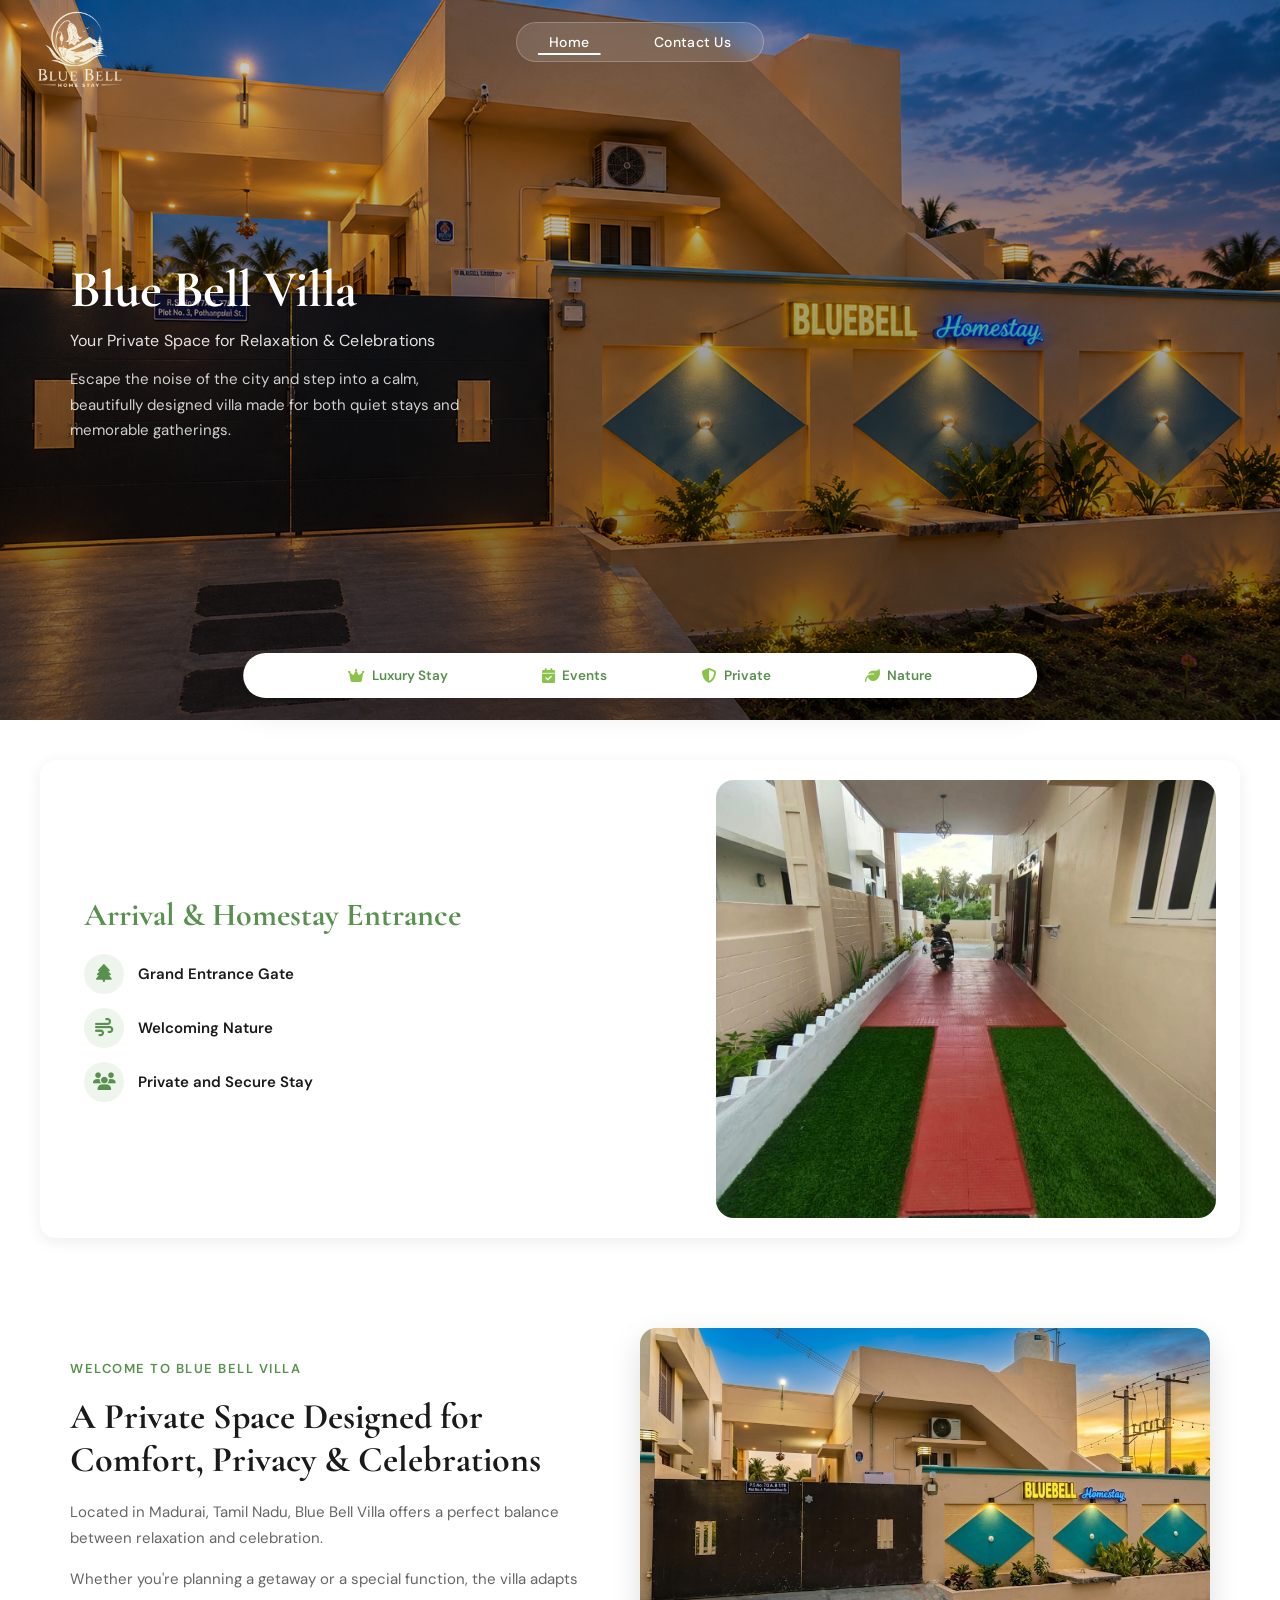
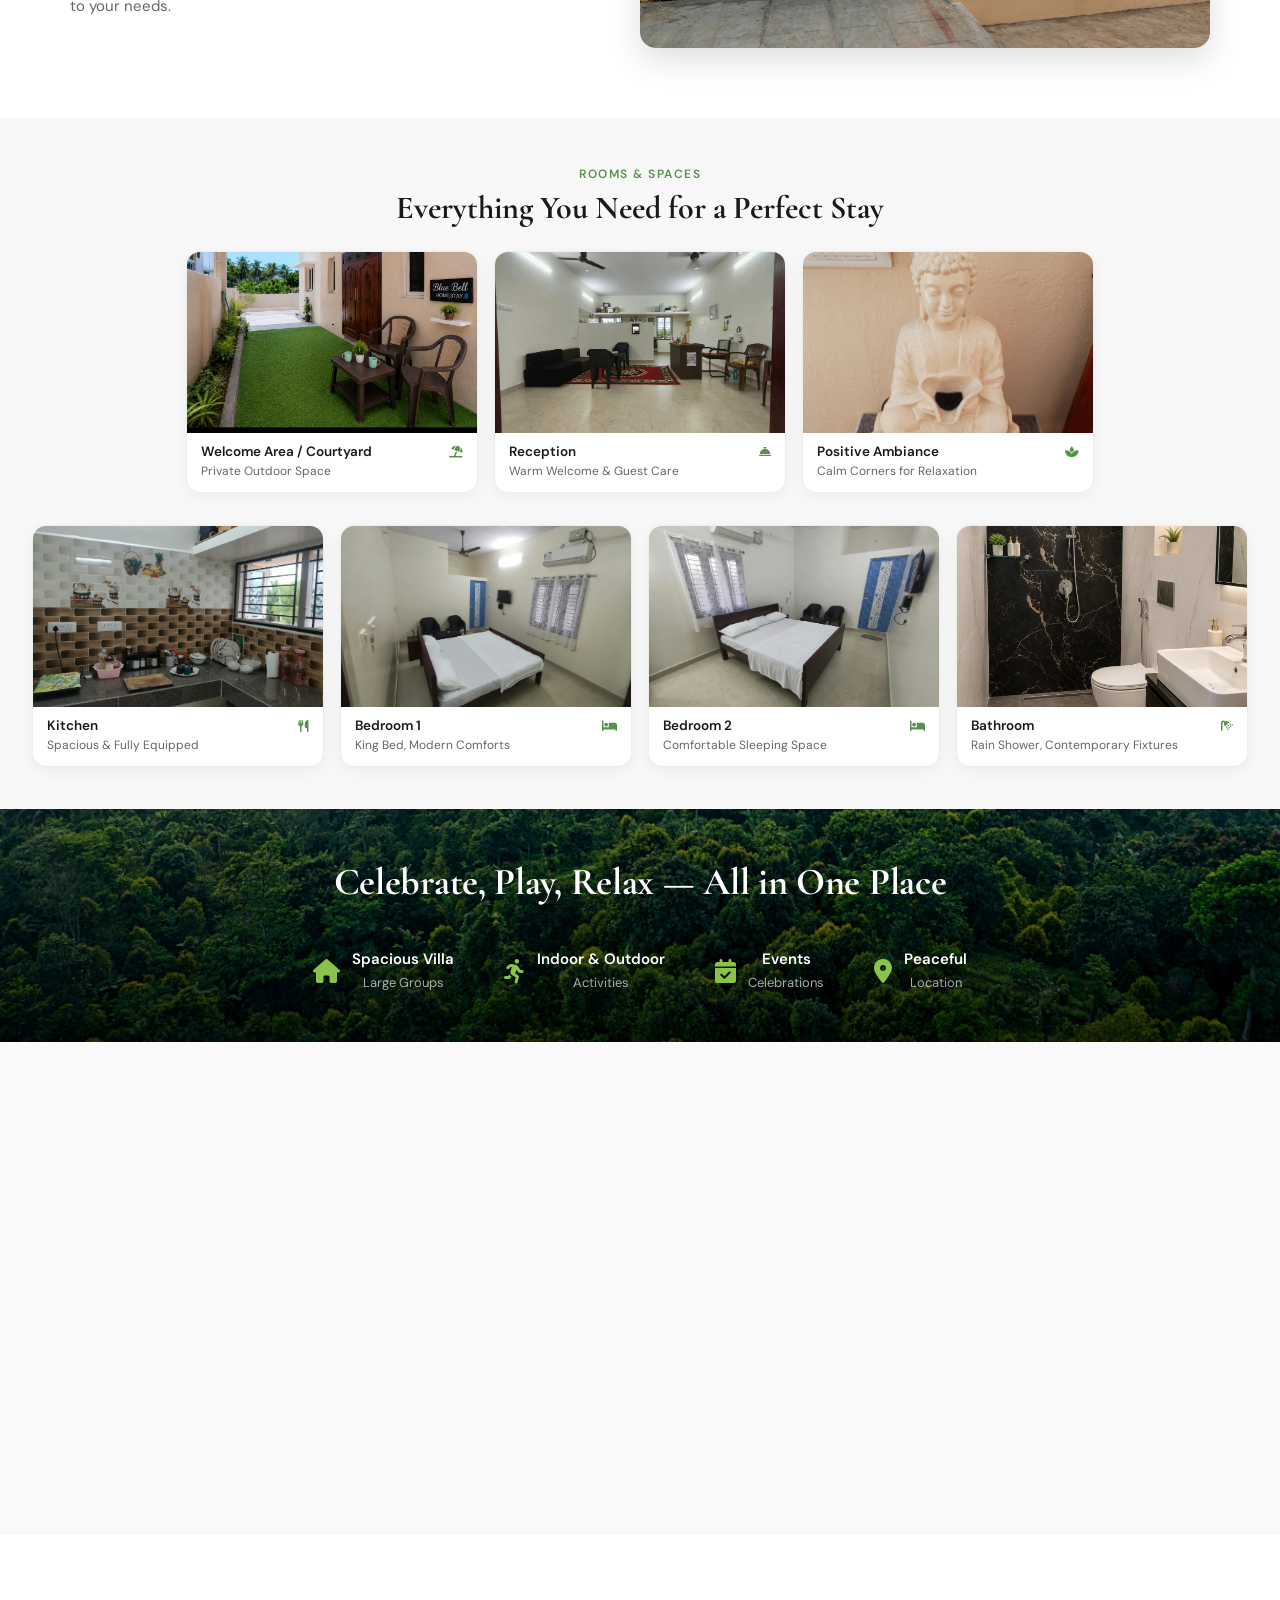
<file: index.html>
<!DOCTYPE html>
<html lang="en">

<head>
    <meta charset="UTF-8">
    <link rel="stylesheet" href="index.css">
    <link rel="stylesheet" href="https://cdnjs.cloudflare.com/ajax/libs/font-awesome/6.5.0/css/all.min.css">
    <meta name="viewport" content="width=device-width, initial-scale=1.0">
    <title>Bluebell Resort</title>
</head>

<body>

    <header class="reveal">
        <div class="logo">
            <img src="images/Logo.png" alt="Bluebell Logo">
        </div>
        <div class="navigate">
            <a href="index.html" class="active">Home</a>
            <a href="contact.html">Contact Us</a>
        </div>
    </header>

    <section class="hero">
        <div class="container">
            <div class="intro reveal">
                <h2>Blue Bell Villa</h2>
                <h4>Your Private Space for Relaxation &amp; Celebrations</h4>
                <p>Escape the noise of the city and step into a calm, beautifully designed villa made for both quiet
                    stays and memorable gatherings.</p>
            </div>
        </div>

        <div class="bottom-content reveal delay-2">
            <div class="feature"><i class="fa-solid fa-crown"></i> Luxury Stay</div>
            <div class="feature"><i class="fa-solid fa-calendar-check"></i> Events</div>
            <div class="feature"><i class="fa-solid fa-shield-halved"></i> Private</div>
            <div class="feature"><i class="fa-solid fa-leaf"></i> Nature</div>
        </div>

    </section>

    <div class="occasion-bottom">
        <div class="o-left reveal">
            <h2>Arrival & Homestay Entrance</h2>
            <div class="o-feature">
                <i class="fa-solid fa-tree"></i>
                <p>Grand Entrance Gate</p>
            </div>
            <div class="o-feature">
                <i class="fa-solid fa-wind"></i>
                <p>Welcoming Nature</p>
            </div>

            <div class="o-feature">
                <i class="fa-solid fa-users"></i>
                <p>Private and Secure Stay</p>
            </div>
        </div>

        <div class="o-center reveal delay-2">
            <img src="images/Entrance.jpg" alt="Entrance">
        </div>
    </div>

    <section class="main">
        <div class="container">
            <div class="welcome-section reveal">
                <p>Welcome to Blue Bell Villa</p>
                <h2>A Private Space Designed for Comfort, Privacy &amp; Celebrations</h2>
                <p>Located in Madurai, Tamil Nadu, Blue Bell Villa offers a perfect balance between relaxation and
                    celebration.</p>
                <p>Whether you're planning a getaway or a special function, the villa adapts to your needs.</p>
            </div>
            <img src="./images/Outdoor.jpeg" alt="resort-image" class="reveal delay-2">
        </div>
    </section>

    <section class="rooms">
        <div class="rooms-header reveal">
            <p class="sub-title">Rooms &amp; Spaces</p>
            <h2>Everything You Need for a Perfect Stay</h2>
        </div>

        <div class="rooms-grid">
            <!-- ROW 1 / CARD 1: Welcome Area / Courtyard -->
            <div class="card card-courtyard reveal delay-1">
                <div class="room-image-wrap">
                    <img src="images/Courtyard.jpg" alt="Welcome Area / Courtyard" class="room-img" loading="lazy">
                </div>
                <div class="card-info">
                    <div class="card-title-row">
                        <h4>Welcome Area / Courtyard</h4>
                        <i class="fa-solid fa-umbrella-beach"></i>
                    </div>
                    <p>Private Outdoor Space</p>
                </div>
            </div>

            <!-- ROW 1 / CARD 2: Reception -->
            <div class="card card-reception reveal delay-2">
                <div class="room-image-wrap">
                    <img src="images/Reception.jpg" alt="Reception" class="room-img" loading="lazy">
                </div>
                <div class="card-info">
                    <div class="card-title-row">
                        <h4>Reception</h4>
                        <i class="fa-solid fa-bell-concierge"></i>
                    </div>
                    <p>Warm Welcome &amp; Guest Care</p>
                </div>
            </div>

            <!-- ROW 1 / CARD 3: Positive Ambiance -->
            <div class="card card-ambiance reveal delay-3">
                <div class="room-image-wrap">
                    <img src="images/Buddha.png" alt="Positive Ambiance" class="room-img" loading="lazy">
                </div>
                <div class="card-info">
                    <div class="card-title-row">
                        <h4>Positive Ambiance</h4>
                        <i class="fa-solid fa-spa"></i>
                    </div>
                    <p>Calm Corners for Relaxation</p>
                </div>
            </div>

            <div class="rooms-row-break"></div>

            <!-- ROW 2 / CARD 4: Kitchen -->
            <div class="card card-kitchen reveal delay-4">
                <div class="room-image-wrap">
                    <img src="images/Kitchen.jpg" alt="Kitchen" class="room-img" loading="lazy">
                </div>
                <div class="card-info">
                    <div class="card-title-row">
                        <h4>Kitchen</h4>
                        <i class="fa-solid fa-utensils"></i>
                    </div>
                    <p>Spacious &amp; Fully Equipped</p>
                </div>
            </div>

            <!-- ROW 2 / CARD 5: Bedroom 1 -->
            <div class="card card-bedroom-1 reveal delay-5">
                <div class="room-image-wrap">
                    <img src="images/Bedroom.png" alt="Bedroom 1" class="room-img" loading="lazy">
                </div>
                <div class="card-info">
                    <div class="card-title-row">
                        <h4>Bedroom 1</h4>
                        <i class="fa-solid fa-bed"></i>
                    </div>
                    <p>King Bed, Modern Comforts</p>
                </div>
            </div>

            <!-- ROW 2 / CARD 6: Bedroom 2 -->
            <div class="card card-bedroom-2 reveal delay-6">
                <div class="room-image-wrap">
                    <img src="images/Second_Bedroom.png" alt="Bedroom 2" class="room-img" loading="lazy">
                </div>
                <div class="card-info">
                    <div class="card-title-row">
                        <h4>Bedroom 2</h4>
                        <i class="fa-solid fa-bed"></i>
                    </div>
                    <p>Comfortable Sleeping Space</p>
                </div>
            </div>

            <!-- ROW 2 / CARD 7: Bathroom -->
            <div class="card card-bathroom reveal delay-7">
                <div class="room-image-wrap">
                    <img src="images/Bathroom.jpg" alt="Bathroom" class="room-img" loading="lazy">
                </div>
                <div class="card-info">
                    <div class="card-title-row">
                        <h4>Bathroom</h4>
                        <i class="fa-solid fa-shower"></i>
                    </div>
                    <p>Rain Shower, Contemporary Fixtures</p>
                </div>
            </div>
        </div>
    </section>

    <section class="sm-sec">
        <div class="sm-div">
            <h1 class="reveal">Celebrate, Play, Relax — All in One Place</h1>
            <div class="feature-strip">
                <div class="feature-item reveal delay-1">
                    <i class="fa-solid fa-house"></i>
                    <div>
                        <p>Spacious Villa</p>
                        <span>Large Groups</span>
                    </div>
                </div>
                <div class="feature-item reveal delay-2">
                    <i class="fa-solid fa-person-running"></i>
                    <div>
                        <p>Indoor &amp; Outdoor</p>
                        <span>Activities</span>
                    </div>
                </div>
                <div class="feature-item reveal delay-3">
                    <i class="fa-solid fa-calendar-check"></i>
                    <div>
                        <p>Events</p>
                        <span>Celebrations</span>
                    </div>
                </div>
                <div class="feature-item reveal delay-4">
                    <i class="fa-solid fa-location-dot"></i>
                    <div>
                        <p>Peaceful</p>
                        <span>Location</span>
                    </div>
                </div>
            </div>
        </div>
    </section>


    <section class="occasion">
        <div class="occasion-header reveal">
            <h2>Perfect For Every Occasion</h2>
        </div>

        <div class="occasion-cards">
            <div class="o-card reveal delay-1">
                <img src="images/birthday parties.jpg" alt="Birthday Parties">
                <h4>Birthday Parties</h4>
                <p>Make birthdays memorable with your loved ones.</p>
            </div>
            <div class="o-card reveal delay-2">
                <img src="images/Haldi.jpg" alt="Haldi Functions">
                <h4>Haldi Functions</h4>
                <p>Celebrate traditions with joy &amp; togetherness.</p>
            </div>
            <div class="o-card reveal delay-3">
                <img src="images/60th marriage.jpg" alt="60th Marriage Celebrations">
                <h4>60th Marriage Celebrations</h4>
                <p>Cherish milestones with a grand celebration.</p>
            </div>
            <div class="o-right reveal delay-4">
                <h3>Ready to Plan Your Stay?</h3>
                <a href="contact.html" class="book-btn">Book Your Stay Now</a>
                <div class="booking-platforms">
                    <a href="https://share.google/yVWfAIEmgRFamrNwo" class="platform-link airbnb" target="_blank"
                        rel="noopener noreferrer" aria-label="Book on Airbnb">
                        <img src="images/airbnb.svg" alt="Airbnb">
                    </a>
                    <a href="https://share.google/97nglwHyEklKpooJc" class="platform-link booking" target="_blank"
                        rel="noopener noreferrer" aria-label="Book on Booking.com">
                        <img src="images/booking.svg" alt="Booking.com">
                    </a>
                </div>
            </div>
        </div>
    </section>

    <footer class="footer reveal">
        <div class="footer-container">
            <div class="footer-left">
                <img src="images/Logo.png" alt="Bluebell Logo">
            </div>
            <div class="footer-center">
                <p><i class="fa-solid fa-phone"></i> +91 91509 25699</p>
                <p><i class="fa-solid fa-envelope"></i> bluebellstay2026@gmail.com</p>
            </div>
            <div class="footer-right">
                <a href="https://maps.app.goo.gl/ifYkj6QKAnewDG5o6?g_st=aw" target="_blank" rel="noopener noreferrer">
                    <p><i class="fa-solid fa-location-dot"></i> Thuvariman, Madurai</p>
                </a>
                <div class="social-icons">
                    <a href="https://www.facebook.com/share/18QwqYPYuz/" target="_blank" rel="noopener noreferrer">
                        <i class="fa-brands fa-facebook"></i>
                    </a>
                    <a href="https://www.instagram.com/bluebell_homestay_madurai?stkn=MTZyZWpzeXJ6aXp2YQ=="
                        target="_blank" rel="noopener noreferrer">
                        <i class="fa-brands fa-instagram"></i>
                    </a>
                    <a href="https://wa.me/919150925699" target="_blank" rel="noopener noreferrer">
                        <i class="fa-brands fa-whatsapp"></i>
                    </a>
                </div>
            </div>
        </div>
    </footer>

    <script>
        const reveals = document.querySelectorAll(".reveal");
        const roomsSection = document.querySelector(".rooms");
        const roomCards = document.querySelectorAll(".rooms-grid .card");

        function revealOnScroll() {
            const trigger = window.innerHeight * 0.88;

            if (roomsSection && roomsSection.getBoundingClientRect().top < trigger) {
                roomCards.forEach(card => card.classList.add("active"));
            }

            reveals.forEach(el => {
                if (el.getBoundingClientRect().top < trigger) {
                    el.classList.add("active");
                }
            });
        }

        window.addEventListener("scroll", revealOnScroll);

        setTimeout(revealOnScroll, 80);
    </script>

</body>

</html>
</file>
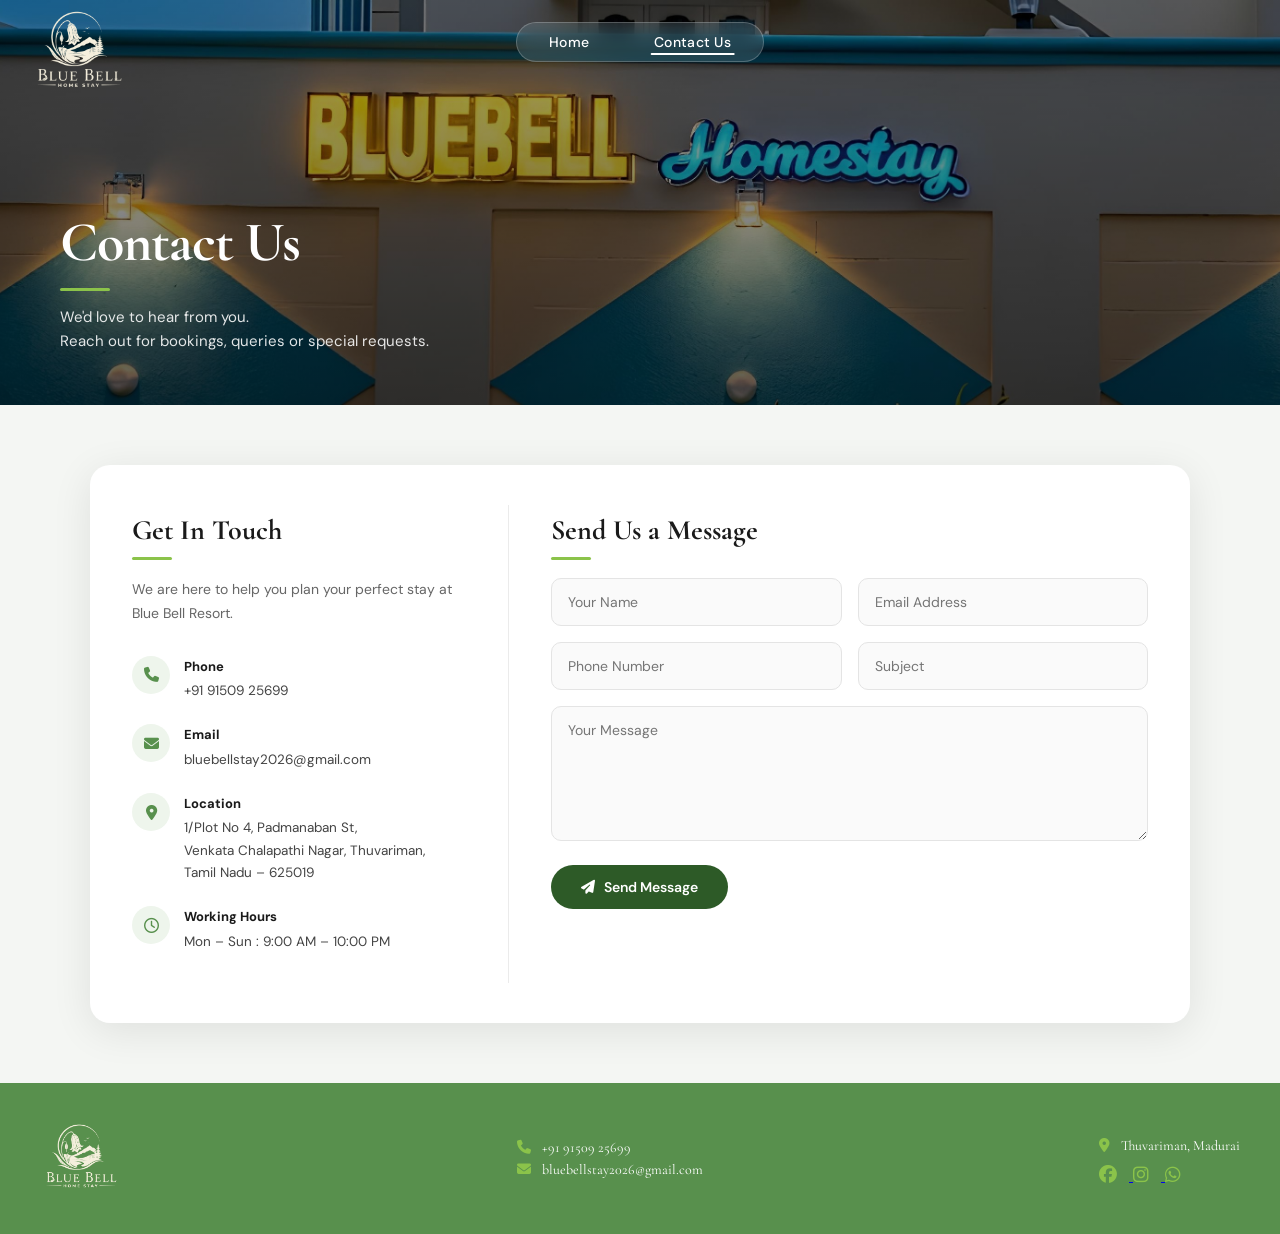
<file: contact.html>
<!DOCTYPE html>
<html lang="en">
<head>
    <meta charset="UTF-8">
    <link rel="stylesheet" href="index.css">
    <link rel="stylesheet" href="https://cdnjs.cloudflare.com/ajax/libs/font-awesome/6.5.0/css/all.min.css">
    <meta name="viewport" content="width=device-width, initial-scale=1.0">
    <title>Contact Us - Bluebell Resort</title>
</head>

<body>

<header class="reveal">
    <div class="logo">
        <img src="images/Logo.png" alt="Bluebell Logo">
    </div>
    <div class="navigate">
        <a href="index.html">Home</a>
        <a href="contact.html" class="active">Contact Us</a>
    </div>
</header>

<section class="contact-hero">
    <div class="contact-hero-content reveal">
        <h1>Contact Us</h1>
        <div class="contact-hero-line"></div>
        <p>We'd love to hear from you.</p>
        <p>Reach out for bookings, queries or special requests.</p>
    </div>
</section>

<section class="contact-body">
    <div class="contact-card reveal">

        <div class="contact-left">
            <h2>Get In Touch</h2>
            <div class="contact-underline"></div>
            <p class="contact-intro">We are here to help you plan your perfect stay at Blue Bell Resort.</p>

            <div class="contact-info-item">
                <div class="contact-icon"><i class="fa-solid fa-phone"></i></div>
                <div>
                    <p class="info-label">Phone</p>
                    <p>+91 91509 25699</p>
                </div>
            </div>

            <div class="contact-info-item">
                <div class="contact-icon"><i class="fa-solid fa-envelope"></i></div>
                <div>
                    <p class="info-label">Email</p>
                    <p>bluebellstay2026@gmail.com</p>
                </div>
            </div>

            <div class="contact-info-item">
                <div class="contact-icon"><i class="fa-solid fa-location-dot"></i></div>
                <div>
                    <p class="info-label">Location</p>
                    <p> 1/Plot No 4, Padmanaban St,<br>Venkata Chalapathi Nagar, Thuvariman,<br>Tamil Nadu – 625019</p>
                </div>
            </div>

            <div class="contact-info-item">
                <div class="contact-icon"><i class="fa-regular fa-clock"></i></div>
                <div>
                    <p class="info-label">Working Hours</p>
                    <p>Mon – Sun : 9:00 AM – 10:00 PM</p>
                </div>
            </div>
        </div>

        <div class="contact-divider"></div>

        <div class="contact-right">
            <h2>Send Us a Message</h2>
            <div class="contact-underline"></div>

            <form id="contactForm" novalidate>
                <div class="form-row">
                    <input type="text" id="contactName" name="name" placeholder="Your Name" required>
                    <input type="email" id="contactEmail" name="email" placeholder="Email Address" required>
                </div>

                <div class="form-row">
                    <input type="tel" id="contactPhone" name="phone" placeholder="Phone Number" required>
                    <input type="text" id="contactSubject" name="subject" placeholder="Subject" required>
                </div>

                <div class="form-row">
                    <textarea id="contactMessage" name="message" placeholder="Your Message" required></textarea>
                </div>

                <button type="submit" class="send-btn" id="submitBtn">
                    <i class="fa-solid fa-paper-plane"></i> Send Message
                </button>
            </form>
        </div>

    </div>
</section>

<footer class="footer reveal">
    <div class="footer-container">
        <div class="footer-left">
            <img src="images/Logo.png" alt="Bluebell Logo">
        </div>
        <div class="footer-center">
            <p><i class="fa-solid fa-phone"></i> +91 91509 25699</p>
            <p><i class="fa-solid fa-envelope"></i> bluebellstay2026@gmail.com</p>
        </div>
        <div class="footer-right">
            <a href="https://maps.app.goo.gl/ifYkj6QKAnewDG5o6?g_st=aw" target="_blank" rel="noopener noreferrer">
                <p><i class="fa-solid fa-location-dot"></i> Thuvariman, Madurai</p>
            </a>
            <div class="social-icons">
                <a href="https://www.facebook.com/share/18QwqYPYuz/" target="_blank" rel="noopener noreferrer">
                    <i class="fa-brands fa-facebook"></i>
                </a>
                <a href="https://www.instagram.com/bluebell_homestay_madurai?stkn=MTZyZWpzeXJ6aXp2YQ==" target="_blank" rel="noopener noreferrer">
                    <i class="fa-brands fa-instagram"></i>
                </a>
                <a href="https://wa.me/919150925699" target="_blank" rel="noopener noreferrer">
                    <i class="fa-brands fa-whatsapp"></i>
                </a>
            </div>
        </div>
    </div>
</footer>

<script>
    const reveals = document.querySelectorAll(".reveal");

    function revealOnScroll() {
        const trigger = window.innerHeight * 0.88;
        reveals.forEach(el => {
            if (el.getBoundingClientRect().top < trigger) {
                el.classList.add("active");
            }
        });
    }

    window.addEventListener("scroll", revealOnScroll);
    setTimeout(revealOnScroll, 80);

    // WhatsApp Form Submission Handler
    const contactForm = document.getElementById("contactForm");
    if (contactForm) {
        contactForm.addEventListener("submit", function(e) {
            e.preventDefault();

            const nameInput = document.getElementById("contactName");
            const emailInput = document.getElementById("contactEmail");
            const phoneInput = document.getElementById("contactPhone");
            const subjectInput = document.getElementById("contactSubject");
            const messageInput = document.getElementById("contactMessage");

            const name = nameInput.value.trim();
            const email = emailInput.value.trim();
            const phone = phoneInput.value.trim();
            const subject = subjectInput.value.trim();
            const message = messageInput.value.trim();

            // Field validation
            if (!name) {
                alert("Please enter your name.");
                nameInput.focus();
                return;
            }
            if (!email) {
                alert("Please enter your email address.");
                emailInput.focus();
                return;
            }
            const emailRegex = /^[^\s@]+@[^\s@]+\.[^\s@]+$/;
            if (!emailRegex.test(email)) {
                alert("Please enter a valid email address.");
                emailInput.focus();
                return;
            }
            if (!phone) {
                alert("Please enter your phone number.");
                phoneInput.focus();
                return;
            }
            if (!subject) {
                alert("Please enter a subject.");
                subjectInput.focus();
                return;
            }
            if (!message) {
                alert("Please enter your message.");
                messageInput.focus();
                return;
            }

            // WhatsApp message format
            const formattedMessage = `NEW WEBSITE ENQUIRY\n\n*Name:* ${name}\n*Email:* ${email}\n*Phone:* ${phone}\n*Subject:* ${subject}\n\n*Message:*\n${message}\n\nSource: Blue Bell Resort Website`;

            // WhatsApp recipient in international format: +91 91509 25699 -> 919150925699
            const whatsappNumber = "919150925699";
            const whatsappUrl = `https://wa.me/${whatsappNumber}?text=${encodeURIComponent(formattedMessage)}`;

            // Safe browser navigation / popup handling
            const newWindow = window.open(whatsappUrl, "_blank");
            if (!newWindow || newWindow.closed || typeof newWindow.closed === "undefined") {
                // Fallback if popup is blocked
                window.location.href = whatsappUrl;
            }

            // Reset the form only after navigation has been initiated
            contactForm.reset();
        });
    }
</script>

</body>
</html>
</file>
<file: index.css>
@import url('https://fonts.googleapis.com/css2?family=Cormorant+Garamond:wght@400;500;600;700&family=DM+Sans:wght@300;400;500;600&display=swap');

* {
    box-sizing: border-box;
}

:root {
    --green: #58904d;
    --green-dark: #2d5a27;
    --green-light: #eef5ec;
    --green-accent: #8bc34a;
    --text-dark: #1a1a1a;
    --text-mid: #444;
    --text-light: #666;
    --bg-soft: #f8f8f8;
    --white: #ffffff;
    --shadow-sm: 0 4px 16px rgba(0,0,0,0.07);
    --shadow-md: 0 12px 32px rgba(0,0,0,0.13);
    --radius: 16px;
    --radius-sm: 10px;
    --radius-pill: 30px;
}

body {
    margin: 0;
    font-family: 'DM Sans', sans-serif;
    overflow-x: hidden;
    color: var(--text-dark);
    background: var(--white);
}

/* ─── HEADER ─── */

header {
    position: absolute;
    width: 100%;
    top: 0;
    left: 0;
    display: flex;
    justify-content: center;
    align-items: center;
    padding: 22px 30px;
    z-index: 10;
}

.logo {
    position: absolute;
    left: 30px;
}

.logo img {
    padding-top: 20px;
    width: 96px;
}

.navigate {
    display: flex;
    border-radius: var(--radius-pill);
    background: rgba(255,255,255,0.12);
    backdrop-filter: blur(10px);
    border: 1px solid rgba(255,255,255,0.22);
    overflow: hidden;
}

.navigate a {
    text-align: center;
    padding: 10px 32px;
    text-decoration: none;
    color: white;
    font-family: 'DM Sans', sans-serif;
    font-size: 14px;
    font-weight: 500;
    letter-spacing: 0.3px;
    position: relative;
    display: inline-block;
    will-change: transform;
}

.navigate a::after {
    content: "";
    position: absolute;
    left: 50%;
    bottom: 6px;
    width: 60%;
    height: 2px;
    background: white;
    border-radius: 2px;
    transform: translateX(-50%) scaleX(0);
    transform-origin: center;
    transition: transform 0.28s ease;
}

.navigate a:hover::after,
.navigate a.active::after {
    transform: translateX(-50%) scaleX(1);
}

/* ─── HERO ─── */

.hero {
    height: 80vh;
    display: flex;
    align-items: center;
    position: relative;
    background-image:
        linear-gradient(rgba(0,0,0,0.18), rgba(0,0,0,0.58)),
        url("images/hero_1.png");
    background-size: cover;
    background-position: center;
    background-repeat: no-repeat;
}

.container {
    max-width: 1200px;
    margin: 0 auto;
    padding: 0 30px;
}

.hero .container {
    display: flex;
    justify-content: space-between;
    align-items: center;
    width: 100%;
}

.intro {
    width: 50%;
    color: white;
}

.intro h2 {
    font-family: 'Cormorant Garamond', serif;
    font-size: 52px;
    font-weight: 700;
    line-height: 1.1;
    margin: 0 0 12px;
    letter-spacing: -0.5px;
}

.intro h4 {
    font-size: 16px;
    font-weight: 400;
    margin: 0 0 16px;
    opacity: 0.88;
    letter-spacing: 0.2px;
}

.intro p {
    font-size: 15px;
    line-height: 1.7;
    opacity: 0.8;
    max-width: 400px;
}

.bottom-content {
    width: 62%;
    position: absolute;
    bottom: 22px;
    left: 50%;
    transform: translateX(-50%);
    display: flex;
    justify-content: space-evenly;
    gap: 20px;
    padding: 14px 30px;
    background: white;
    border-radius: var(--radius-pill);
    color: var(--green);
    font-size: 13.5px;
    font-weight: 600;
    box-shadow: var(--shadow-md);
}

.feature {
    display: flex;
    align-items: center;
    gap: 7px;
}

.feature i {
    font-size: 15px;
    color: var(--green-accent);
}

.hero-disclaimer {
    position: absolute;
    bottom: 22px;
    right: 28px;
    font-size: 11px;
    font-weight: 400;
    color: rgba(255, 255, 255, 0.55);
    letter-spacing: 0.3px;
    pointer-events: none;
    z-index: 5;
    user-select: none;
}

/* ─── MAIN WELCOME ─── */

.main {
    padding: 70px 0;
}

.main .container {
    display: flex;
    align-items: center;
    gap: 50px;
}

.welcome-section {
    width: 50%;
}

.welcome-section p:first-child {
    color: var(--green);
    font-weight: 600;
    font-size: 13px;
    letter-spacing: 1.5px;
    text-transform: uppercase;
    margin-bottom: 14px;
}

.welcome-section h2 {
    font-family: 'Cormorant Garamond', serif;
    font-size: 36px;
    font-weight: 700;
    line-height: 1.2;
    margin: 0 0 18px;
    color: var(--text-dark);
}

.welcome-section p {
    color: var(--text-light);
    line-height: 1.75;
    font-size: 15px;
    margin-bottom: 12px;
}

.main img {
    width: 50%;
    border-radius: var(--radius);
    object-fit: cover;
    box-shadow: var(--shadow-md);
}

/* ─── ROOMS ─── */

.rooms {
    padding: 36px 30px 40px;
    background: var(--bg-soft);
}

.rooms-header {
    text-align: center;
    margin-bottom: 22px;
}

.sub-title {
    color: var(--green);
    font-weight: 600;
    font-size: 12px;
    letter-spacing: 1.5px;
    text-transform: uppercase;
    display: block;
    margin-bottom: 6px;
}

.rooms-header h2 {
    font-family: 'Cormorant Garamond', serif;
    font-size: 32px;
    font-weight: 700;
    margin: 0;
    color: var(--text-dark);
}

.rooms-grid {
    display: flex;
    flex-wrap: wrap;
    justify-content: center;
    gap: 16px;
    max-width: 1240px;
    margin: 0 auto;
    padding: 2px;
}

.rooms-row-break {
    flex-basis: 100%;
    width: 100%;
    height: 0;
    margin: 0;
    padding: 0;
    border: none;
}

/* ─── CARD GENERAL STYLES ─── */

.rooms-grid .card {
    flex: 0 0 calc((100% - 48px) / 4);
    max-width: calc((100% - 48px) / 4);
    width: calc((100% - 48px) / 4);
    background: #ffffff;
    border-radius: 14px;
    overflow: hidden;
    box-shadow: 0 4px 16px rgba(0, 0, 0, 0.05);
    border: 1px solid #eaefe9;
    display: flex;
    flex-direction: column;
    padding-bottom: 0;
    height: 100%;
}

.rooms-grid .card:hover {
    transform: translateY(-3px);
    box-shadow: 0 10px 24px rgba(0, 0, 0, 0.09);
    transition: transform 0.25s ease, box-shadow 0.25s ease;
    transition-delay: 0s;
}

/* Dark Theme for Cards (if needed) */
.rooms-grid .card.card-dark {
    background: #2b3336;
    color: #ffffff;
    border-color: #232a2c;
}

.rooms-grid .card.card-dark h4 {
    color: #ffffff;
}

.rooms-grid .card.card-dark p {
    color: #b0bec5;
}

.rooms-grid .card.card-dark .card-title-row i {
    color: #cfd8dc;
}

/* ─── ROOM IMAGES ─── */

.room-image-wrap {
    width: 100%;
    aspect-ratio: 16 / 10;
    position: relative;
    overflow: hidden;
    background: #eef2ed;
    flex-shrink: 0;
}

.room-image-wrap .room-img {
    width: 100%;
    height: 100%;
    object-fit: cover;
    display: block;
    transition: transform 0.45s ease;
}

/* Card hover image zoom effect */
.rooms-grid .card:hover .room-img {
    transform: scale(1.04);
}

/* Specific framing adjustments */
.card-courtyard .room-image-wrap .room-img {
    object-position: right 30%;
}

.card-reception .room-image-wrap .room-img {
    object-position: center 55%;
}

.card-living .room-image-wrap .room-img {
    object-position: center 55%;
}

.card-ambiance .room-image-wrap .room-img {
    object-position: center 30%;
}

.card-kitchen .room-image-wrap .room-img {
    object-position: center 55%;
}

.card-bedroom-1 .room-image-wrap .room-img {
    object-position: left 50%;
}

.card-bedroom-2 .room-image-wrap .room-img {
    object-position: center top;
}

.card-bathroom .room-image-wrap .room-img {
    object-position: center 50%;
}

/* ─── CARD INFO AREA ─── */

.card-info {
    padding: 10px 14px 12px;
    display: flex;
    flex-direction: column;
    justify-content: center;
}

.card-title-row {
    display: flex;
    align-items: center;
    justify-content: space-between;
    gap: 8px;
    margin-bottom: 3px;
}

.card-title-row h4 {
    margin: 0;
    font-family: 'DM Sans', sans-serif;
    font-size: 13.5px;
    font-weight: 600;
    letter-spacing: normal;
    text-transform: none;
    color: var(--text-dark);
    white-space: nowrap;
    overflow: hidden;
    text-overflow: ellipsis;
}

.card-title-row i {
    font-size: 12px;
    color: var(--green);
    flex-shrink: 0;
}

.card-info p {
    margin: 0;
    font-family: 'DM Sans', sans-serif;
    font-size: 12px;
    font-weight: 400;
    color: var(--text-light);
    line-height: 1.4;
    white-space: nowrap;
    overflow: hidden;
    text-overflow: ellipsis;
}

/* ─── SM SECTION ─── */

.sm-sec {
    padding: 50px 30px;
    display: flex;
    align-items: center;
    justify-content: center;
    background-image:
        linear-gradient(rgba(0,0,0,0.32), rgba(0,0,0,0.68)),
        url("./images/bg.jpg");
    background-size: cover;
    background-position: center bottom;
    background-repeat: no-repeat;
}

.sm-div {
    width: 100%;
    max-width: 1100px;
    text-align: center;
    color: white;
}

.sm-div h1 {
    font-family: 'Cormorant Garamond', serif;
    font-size: 38px;
    font-weight: 700;
    margin: 0 0 44px;
    letter-spacing: -0.3px;
}

.feature-strip {
    display: flex;
    justify-content: center;
    align-items: center;
    gap: 50px;
}

.feature-item {
    display: flex;
    align-items: center;
    gap: 12px;
}

.feature-item i {
    font-size: 24px;
    color: var(--green-accent);
}

.feature-item p {
    margin: 0 0 2px;
    font-weight: 600;
    font-size: 15px;
}

.feature-item span {
    font-size: 13px;
    color: rgba(255,255,255,0.65);
}

/* ─── OCCASION ─── */

.occasion {
    padding: 70px 60px;
    background: #f9f9f9;
}

.occasion-header {
    text-align: center;
    margin-bottom: 44px;
}

.occasion-header h2 {
    font-family: 'Cormorant Garamond', serif;
    font-size: 36px;
    font-weight: 700;
    margin: 0;
    color: var(--text-dark);
}

.occasion-cards {
    display: grid;
    grid-template-columns: repeat(4, 1fr);
    gap: 24px;
    max-width: 1240px;
    margin: 0 auto;
    padding: 8px 4px;
    align-items: stretch;
}

/* ─── O-CARD (hover fixed) ─── */

.o-card {
    background: white;
    border-radius: var(--radius);
    overflow: hidden;
    padding-bottom: 16px;
    text-align: center;
    box-shadow: var(--shadow-sm);
    display: flex;
    flex-direction: column;
    height: 100%;
}

.o-card img {
    width: 100%;
    height: 155px;
    object-fit: cover;
    display: block;
    transition: transform 0.42s ease;
}

.o-card:hover img {
    transform: scale(1.05);
}

.o-card h4 {
    margin: 12px 12px 6px;
    font-size: 15px;
    font-weight: 600;
    color: var(--text-dark);
}

.o-card p {
    font-size: 13.5px;
    color: var(--text-light);
    margin: 0 12px;
    line-height: 1.5;
}

/* ─── OCCASION BOTTOM / ARRIVAL & ENTRANCE ─── */

.occasion-bottom {
    display: flex;
    gap: 36px;
    align-items: center;
    border-radius: var(--radius);
    padding: 20px 24px;
    background: white;
    box-shadow: var(--shadow-sm);
    max-width: 1200px;
    width: calc(100% - 60px);
    margin: 40px auto 20px;
}

.o-left {
    flex: 1;
    padding-left: 20px;
    display: flex;
    flex-direction: column;
    justify-content: center;
}

.o-left > h2 {
    font-family: 'Cormorant Garamond', serif;
    font-size: 32px;
    font-weight: 700;
    color: var(--green);
    margin: 0 0 20px;
}

.o-feature {
    display: flex;
    align-items: center;
    gap: 14px;
    margin-bottom: 14px;
}

.o-feature:last-child {
    margin-bottom: 0;
}

.o-feature i {
    font-size: 18px;
    color: var(--green);
    background: var(--green-light);
    padding: 10px;
    border-radius: 50%;
    width: 40px;
    height: 40px;
    display: flex;
    align-items: center;
    justify-content: center;
}

.o-feature p {
    margin: 0;
    font-weight: 600;
    font-size: 15px;
    color: var(--text-dark);
}

.o-center {
    flex: 1;
    width: 100%;
    max-width: 500px;
    aspect-ratio: 4 / 3.5;
    overflow: hidden;
    border-radius: 18px;
}

.o-center img {
    width: 100%;
    height: 100%;
    object-fit: cover;
    object-position: center 50%;
    display: block;
    transition: transform 0.45s ease;
}

.o-center:hover img {
    transform: scale(1.04);
}

.o-right {
    background: var(--green-light);
    padding: 26px 22px;
    border-radius: var(--radius);
    box-shadow: var(--shadow-sm);
    display: flex;
    flex-direction: column;
    justify-content: center;
    align-items: center;
    text-align: center;
    height: 100%;
}

.o-right h3 {
    font-family: 'Cormorant Garamond', serif;
    font-size: 24px;
    font-weight: 700;
    color: var(--text-dark);
    margin: 0 0 14px;
    line-height: 1.25;
}

.o-right button,
.o-right .book-btn {
    margin-top: 12px;
    padding: 12px 26px;
    border: none;
    background: var(--green);
    color: white;
    border-radius: var(--radius-pill);
    font-family: 'DM Sans', sans-serif;
    font-size: 14px;
    font-weight: 600;
    cursor: pointer;
    text-decoration: none;
    display: inline-block;
    transition: background 0.25s ease, transform 0.2s ease;
}

.o-right button:hover,
.o-right .book-btn:hover {
    background: var(--green-dark);
    transform: translateY(-2px);
}

/* ─── BOOKING PLATFORMS (Airbnb & Booking.com) ─── */
.booking-platforms {
    display: flex;
    align-items: center;
    justify-content: center;
    gap: 16px;
    margin-top: 14px;
    flex-wrap: wrap;
}

.platform-link {
    display: inline-flex;
    padding-top: 20px;
    align-items: center;
    justify-content: center;
    text-decoration: none;
    transition: opacity 0.25s ease, transform 0.25s ease;
}

.platform-link:hover {
    opacity: 0.78;
    transform: translateY(-1px) scale(1.03);
}

.platform-link.airbnb img {
    height: 20px;
    width: auto;
    display: block;
}

.platform-link.booking img {
    height: 16px;
    width: auto;
    display: block;
}

/* ─── FOOTER ─── */

.footer {
    font-family: 'Cormorant Garamond', serif;
    padding: 40px 30px;
    background-color: var(--green);
    color: white;
}

.footer-container {
    max-width: 1200px;
    margin: auto;
    display: flex;
    justify-content: space-between;
    align-items: center;
}

.footer-left img {
    width: 80px;
}

.footer-center p,
.footer-right p {
    margin: 5px 0;
    font-size: 14px;
}

.footer-center i,
.footer-right i {
    margin-right: 8px;
    color: var(--green-accent);
}

.social-icons {
    margin-top: 12px;
}

.social-icons i {
    margin-right: 12px;
    font-size: 18px;
    cursor: pointer;
    transition: color 0.2s ease, transform 0.2s ease;
}

.social-icons i:hover {
    color: var(--green-accent);
    transform: translateY(-2px);
}
.footer-right > a {
    color: inherit;
    text-decoration: none;
}

/* ─── REVEAL ANIMATION ─── */
/* This is the ONLY place opacity transition lives */

.reveal {
    opacity: 0;
    transition: opacity 0.9s ease;
}

.reveal.active {
    opacity: 1;
}

/* Delay classes affect only the reveal — not hover */
.delay-1 { transition-delay: 0s; }
.delay-2 { transition-delay: 0.1s; }
.delay-3 { transition-delay: 0.2s; }
.delay-4 { transition-delay: 0.3s; }
.delay-5 { transition-delay: 0.4s; }
.delay-6 { transition-delay: 0.5s; }
.delay-7 { transition-delay: 0.6s; }
.delay-8 { transition-delay: 0.7s; }

/* ─── CONTACT PAGE ─── */

.contact-hero {
    height: 45vh;
    display: flex;
    align-items: flex-end;
    padding-bottom: 50px;
    background-image:
        linear-gradient(rgba(0,0,0,0.32), rgba(0,0,0,0.62)),
        url("images/contact_bg.jpg");
    background-size: cover;
    background-position: center;
    background-repeat: no-repeat;
}

.contact-hero-content {
    padding-left: 60px;
    color: white;
}

.contact-hero-content h1 {
    font-family: 'Cormorant Garamond', serif;
    font-size: 56px;
    font-weight: 700;
    margin: 0 0 12px;
    letter-spacing: -1px;
}

.contact-hero-line {
    width: 50px;
    height: 3px;
    background: var(--green-accent);
    margin-bottom: 16px;
    border-radius: 2px;
}

.contact-hero-content p {
    margin: 4px 0;
    font-size: 15px;
    opacity: 0.88;
}

.contact-body {
    background: #f4f6f3;
    padding: 60px 40px;
    min-height: 60vh;
}

.contact-card {
    max-width: 1100px;
    margin: 0 auto;
    background: white;
    border-radius: 20px;
    box-shadow: 0 8px 40px rgba(0,0,0,0.09);
    display: flex;
    overflow: hidden;
}

.contact-left {
    width: 38%;
    padding: 48px 42px;
    flex-shrink: 0;
}

.contact-left h2,
.contact-right h2 {
    font-family: 'Cormorant Garamond', serif;
    font-size: 28px;
    font-weight: 700;
    margin: 0 0 10px;
    color: var(--text-dark);
}

.contact-underline {
    width: 40px;
    height: 3px;
    background: var(--green-accent);
    border-radius: 2px;
    margin-bottom: 18px;
}

.contact-intro {
    font-size: 14px;
    color: var(--text-light);
    margin-bottom: 30px;
    line-height: 1.7;
}

.contact-info-item {
    display: flex;
    align-items: flex-start;
    gap: 14px;
    margin-bottom: 22px;
}

.contact-icon {
    width: 38px;
    height: 38px;
    background: var(--green-light);
    border-radius: 50%;
    display: flex;
    align-items: center;
    justify-content: center;
    flex-shrink: 0;
}

.contact-icon i {
    color: var(--green);
    font-size: 15px;
}

.contact-info-item p {
    margin: 0;
    font-size: 13.5px;
    color: var(--text-mid);
    line-height: 1.65;
}

.info-label {
    font-weight: 700 !important;
    color: var(--text-dark) !important;
    font-size: 13px !important;
    margin-bottom: 3px !important;
}

.contact-divider {
    width: 1px;
    background: #ebebeb;
    margin: 40px 0;
    flex-shrink: 0;
}

.contact-right {
    flex: 1;
    padding: 48px 42px;
}

.form-row {
    display: flex;
    gap: 16px;
    margin-bottom: 16px;
}

.form-row input,
.form-row textarea {
    flex: 1;
    padding: 14px 16px;
    border: 1.5px solid #e4e4e4;
    border-radius: var(--radius-sm);
    font-size: 14px;
    font-family: 'DM Sans', sans-serif;
    color: var(--text-dark);
    background: #fafafa;
    outline: none;
    transition: border-color 0.25s ease, box-shadow 0.25s ease, background 0.25s ease;
}

.form-row input:focus,
.form-row textarea:focus {
    border-color: var(--green);
    box-shadow: 0 0 0 3px rgba(88,144,77,0.1);
    background: white;
}

.form-row textarea {
    height: 135px;
    resize: vertical;
}

.send-btn {
    margin-top: 8px;
    padding: 13px 30px;
    background: var(--green-dark);
    color: white;
    border: none;
    border-radius: var(--radius-pill);
    font-family: 'DM Sans', sans-serif;
    font-size: 14px;
    font-weight: 600;
    cursor: pointer;
    display: inline-flex;
    align-items: center;
    gap: 9px;
    transition: background 0.25s ease, transform 0.2s ease, box-shadow 0.25s ease;
}

.send-btn:hover {
    background: var(--green);
    transform: translateY(-2px);
    box-shadow: 0 6px 18px rgba(88,144,77,0.3);
}

/* ─── RESPONSIVE ─── */

@media (max-width: 1024px) {
    .rooms { padding: 40px 24px; }
    .rooms-row-break { display: none; }
    .rooms-grid {
        display: flex;
        flex-wrap: wrap;
        gap: 16px;
    }
    .rooms-grid .card {
        flex: 0 0 calc((100% - 16px) / 2);
        max-width: calc((100% - 16px) / 2);
        width: calc((100% - 16px) / 2);
    }
    .rooms-grid .room-image-wrap {
        aspect-ratio: 16 / 10;
        height: auto;
    }
    .occasion { padding: 50px 30px; }
    .occasion-cards {
        grid-template-columns: repeat(2, minmax(0, 320px));
        justify-content: center;
        gap: 20px;
    }

    .occasion-bottom {
        flex-direction: column;
        width: calc(100% - 48px);
        margin: 40px auto 10px;
    }

    .o-left {
        padding-left: 0;
        width: 100%;
    }

    .o-center,
    .o-right { width: 100%; }

    .sm-div h1 { font-size: 28px; }
    .feature-strip { flex-wrap: wrap; gap: 24px; justify-content: center; }

    .contact-card { flex-direction: column; }
    .contact-left { width: 100%; padding: 35px 30px; }
    .contact-divider { width: auto; height: 1px; margin: 0 40px; }
    .contact-right { padding: 35px 30px; }

    .footer-container { flex-wrap: wrap; gap: 20px; justify-content: center; text-align: center; }
}

@media (max-width: 768px) {
    header { padding: 15px 20px; justify-content: space-between; }
    .logo { position: static; }
    .logo img {
        width: 72px;
        padding-top: 0;
        margin-top: -6px;
    }

    .navigate a { padding: 9px 18px; font-size: 13px; }

    .hero { height: 70vh; }
    .intro { width: 85%; }
    .intro h2 { font-size: 36px; }

    .bottom-content {
        width: calc(100% - 40px);
        max-width: 480px;
        bottom: 35px;
        display: flex;
        justify-content: space-between;
        align-items: center;
        flex-wrap: nowrap;
        gap: 8px;
        font-size: 12px;
        padding: 10px 16px;
    }

    .main .container { flex-direction: column; }
    .welcome-section { width: 100%; }
    .main img { width: 100%; }

    .rooms { padding: 35px 16px; }
    .rooms-row-break { display: none; }
    .rooms-grid {
        display: flex;
        flex-direction: column;
        gap: 16px;
    }
    .rooms-grid .card {
        width: 100%;
        max-width: 100%;
        flex: 1 1 auto;
    }
    .rooms-grid .room-image-wrap {
        aspect-ratio: 16 / 10;
        height: auto;
        max-height: 280px;
    }

    .occasion { padding: 40px 20px; }
    .occasion-cards {
        grid-template-columns: minmax(0, 420px);
        justify-content: center;
        gap: 16px;
    }
    .occasion-bottom {
        width: calc(100% - 32px);
        padding: 24px 16px;
        margin: 30px auto 10px;
    }

    .contact-hero { height: 40vh; padding-bottom: 30px; }
    .contact-hero-content { padding-left: 25px; }
    .contact-hero-content h1 { font-size: 38px; }

    .contact-body { padding: 30px 16px; }
    .contact-left { padding: 25px 20px; }
    .contact-right { padding: 25px 20px; }
    .contact-divider { margin: 0 20px; }
    .form-row { flex-direction: column; gap: 12px; }
}

@media (max-width: 480px) {
    .navigate a {
        padding: 8px 16px;
        font-size: 12.5px;
    }
    .navigate a::after {
        bottom: 5px;
        height: 2px;
    }

    .hero {
        height: 66vh;
        min-height: 480px;
    }
    .intro { width: 95%; }
    .intro h2 { font-size: 28px; }
    .intro h4 { font-size: 13px; }
    .bottom-content {
        display: flex;
        width: calc(100% - 24px);
        max-width: 390px;
        bottom: 36px;
        padding: 8px 12px;
        justify-content: space-between;
        align-items: center;
        gap: 4px;
        font-size: 10.5px;
    }
    .feature {
        gap: 4px;
    }
    .feature i {
        font-size: 12px;
    }
    .hero-disclaimer {
        bottom: 6px;
        right: 14px;
        font-size: 9.5px;
    }

    .rooms { padding: 30px 14px; }
    .rooms-row-break { display: none; }
    .rooms-grid {
        display: flex;
        flex-direction: column;
        gap: 14px;
    }
    .rooms-grid .card {
        width: 100%;
        max-width: 100%;
        flex: 1 1 auto;
    }
    .rooms-grid .room-image-wrap {
        aspect-ratio: 16 / 10;
        height: auto;
        min-height: unset;
        max-height: 220px;
    }
    .occasion-cards {
        grid-template-columns: 1fr;
        gap: 16px;
    }
    .occasion-bottom {
        width: calc(100% - 24px);
        padding: 20px 14px;
        margin: 25px auto 10px;
    }

    .rooms-header h2,
    .occasion-header h2 { font-size: 26px; }

    .sm-div h1 { font-size: 22px; }

    .contact-hero-content h1 { font-size: 30px; }
    .contact-hero-content p { font-size: 13px; }

    .footer-container { flex-direction: column; align-items: center; gap: 16px; }
}
</file>
